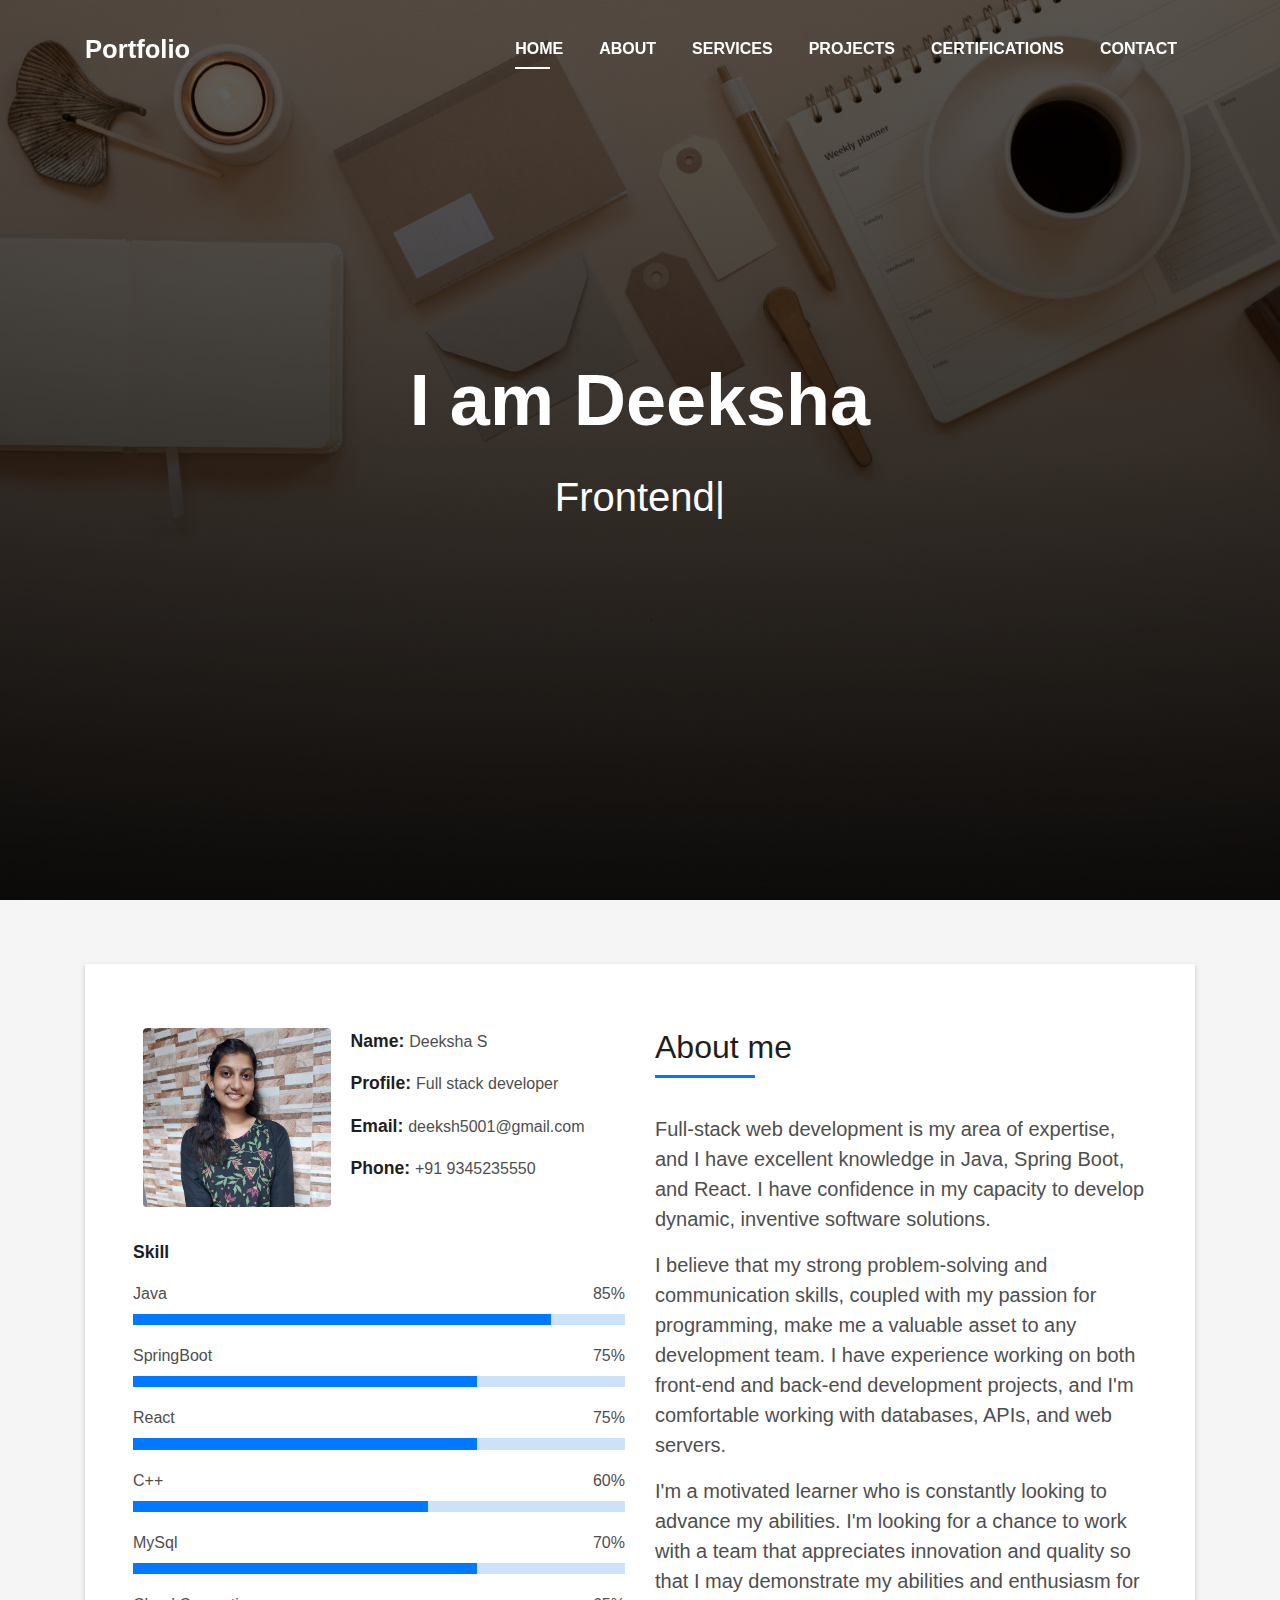
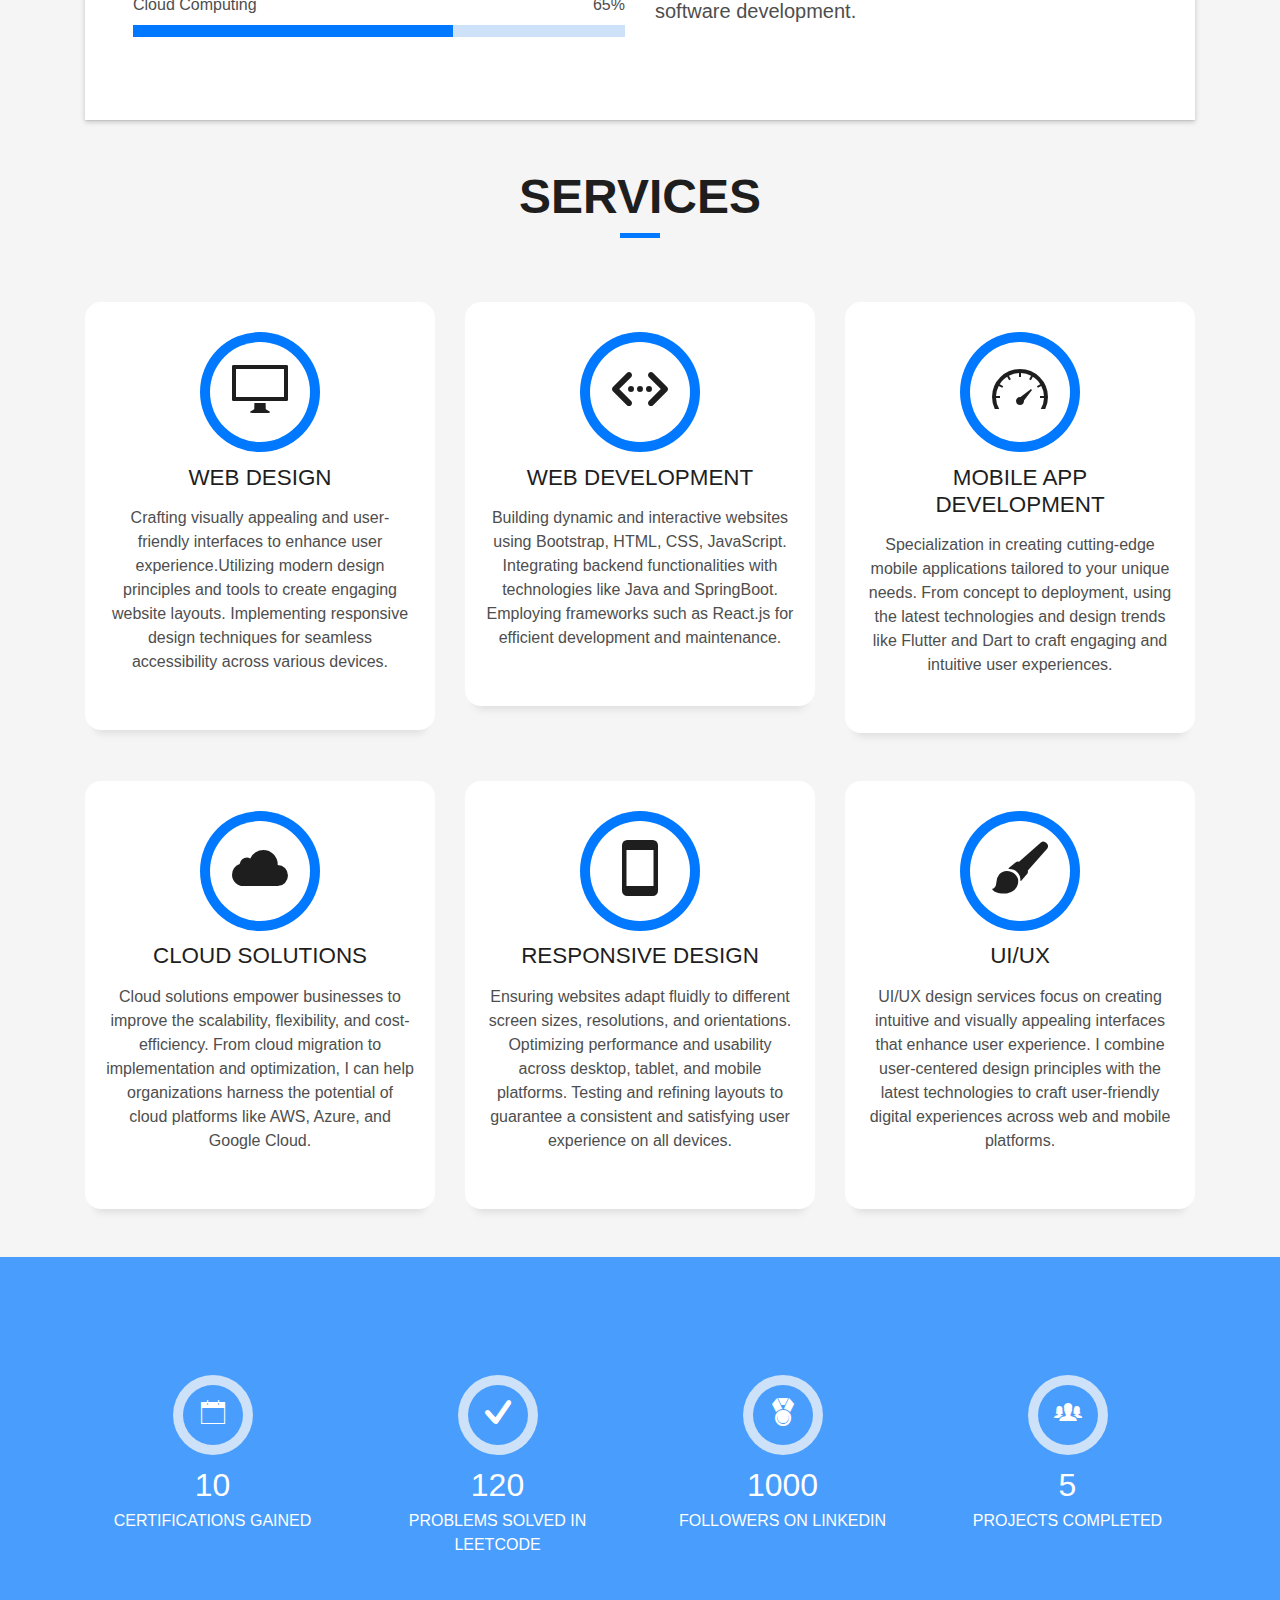
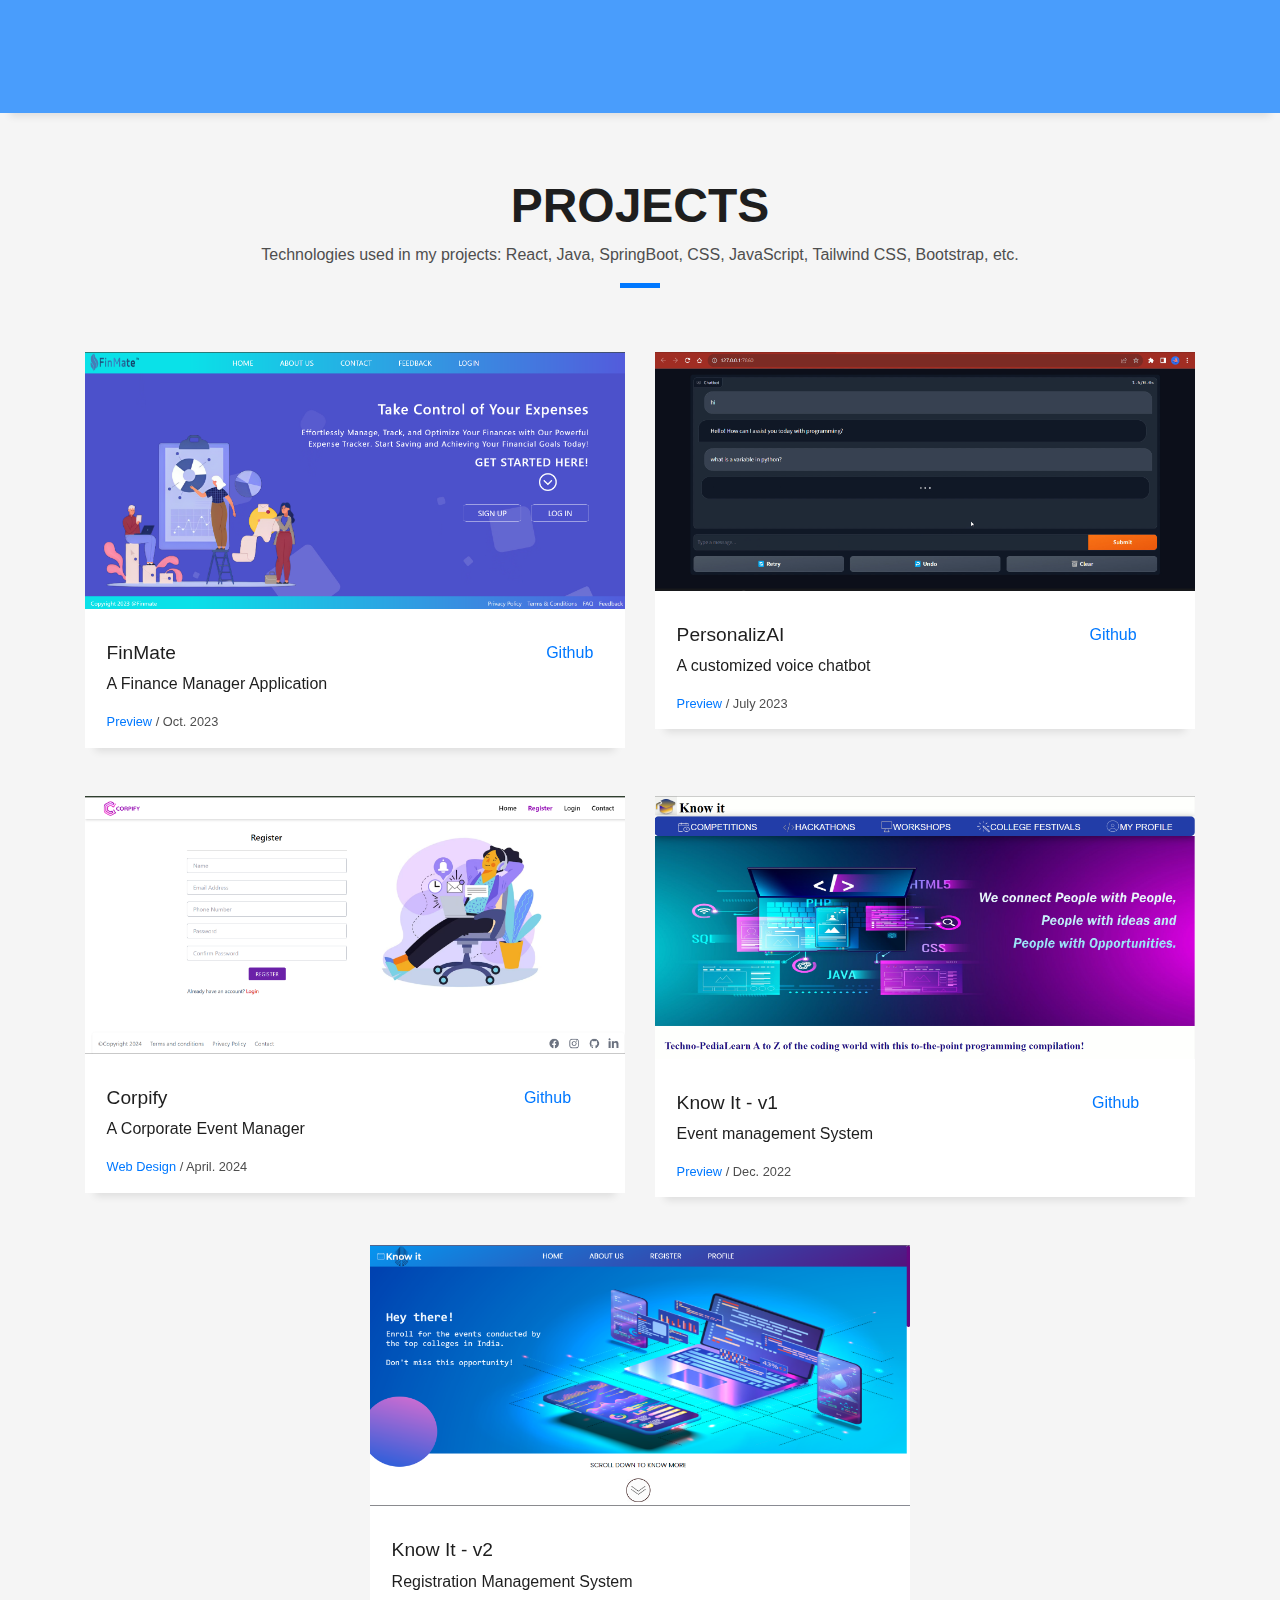
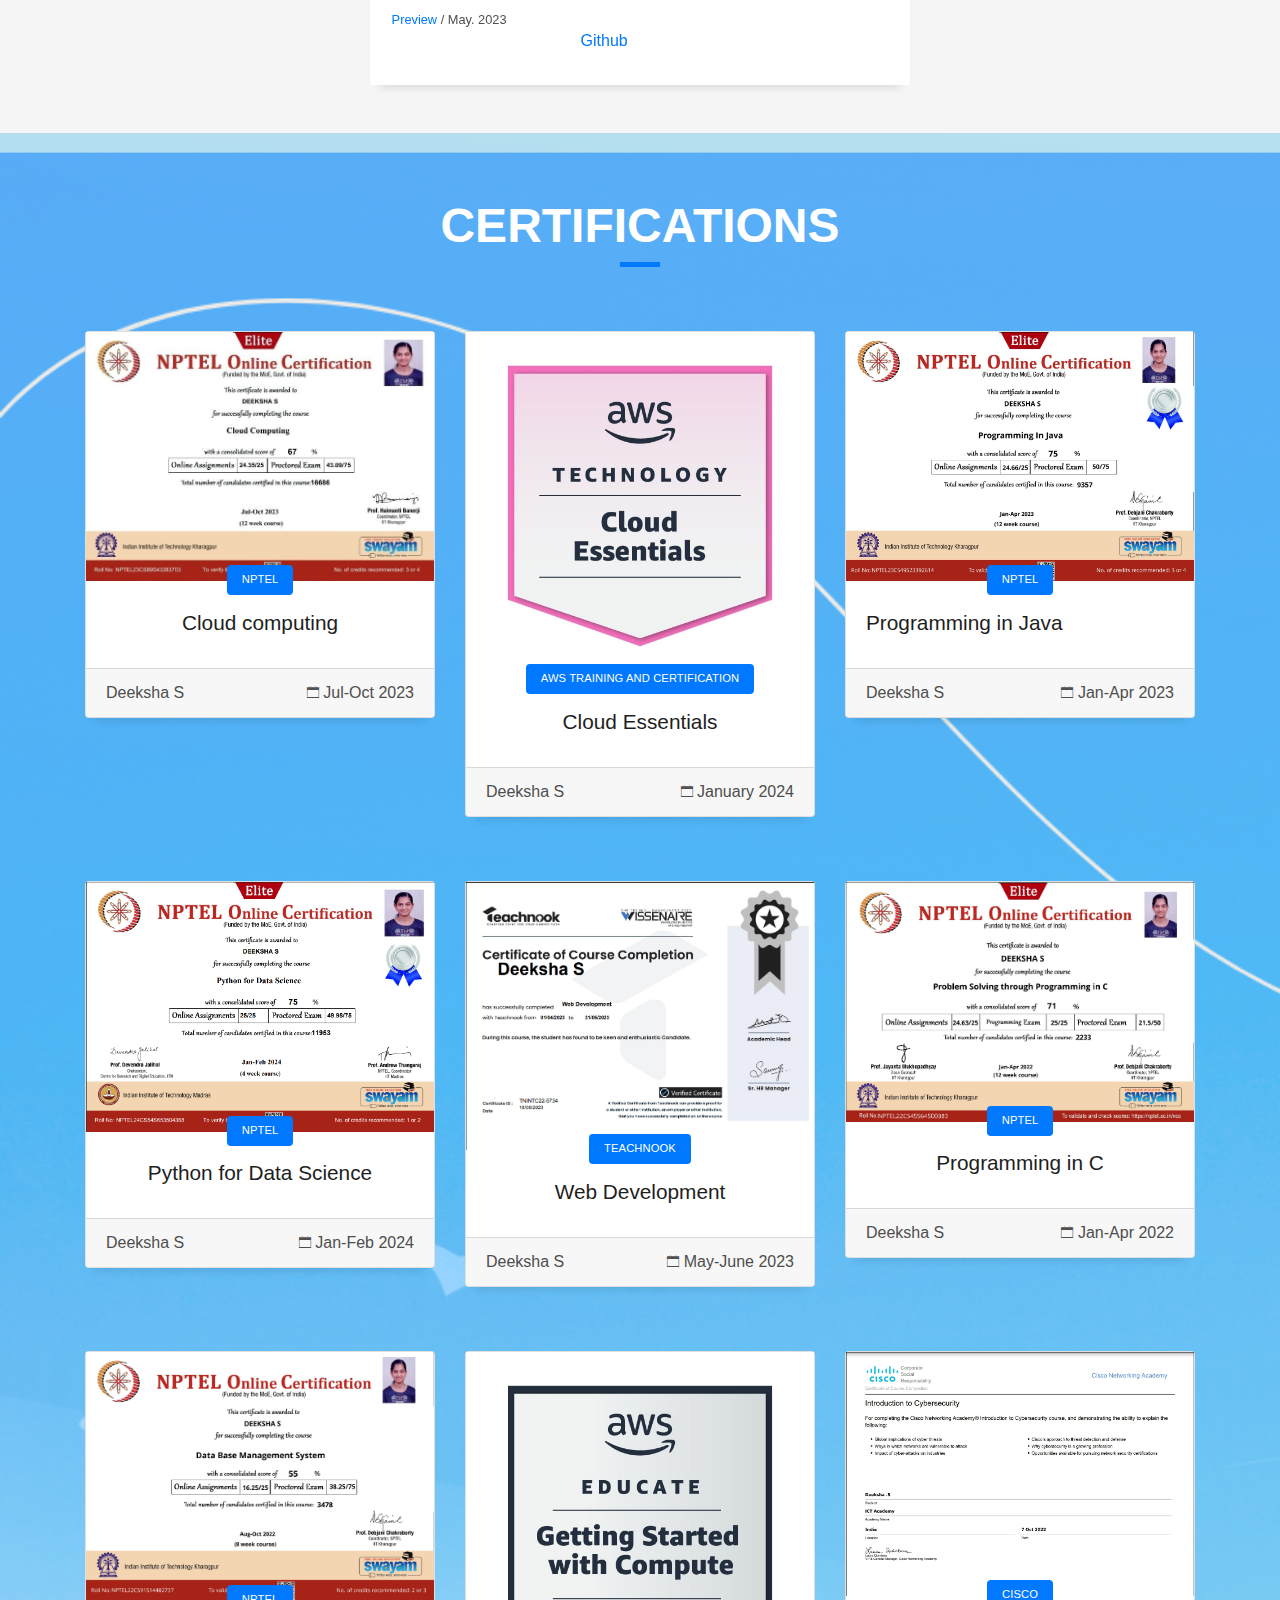
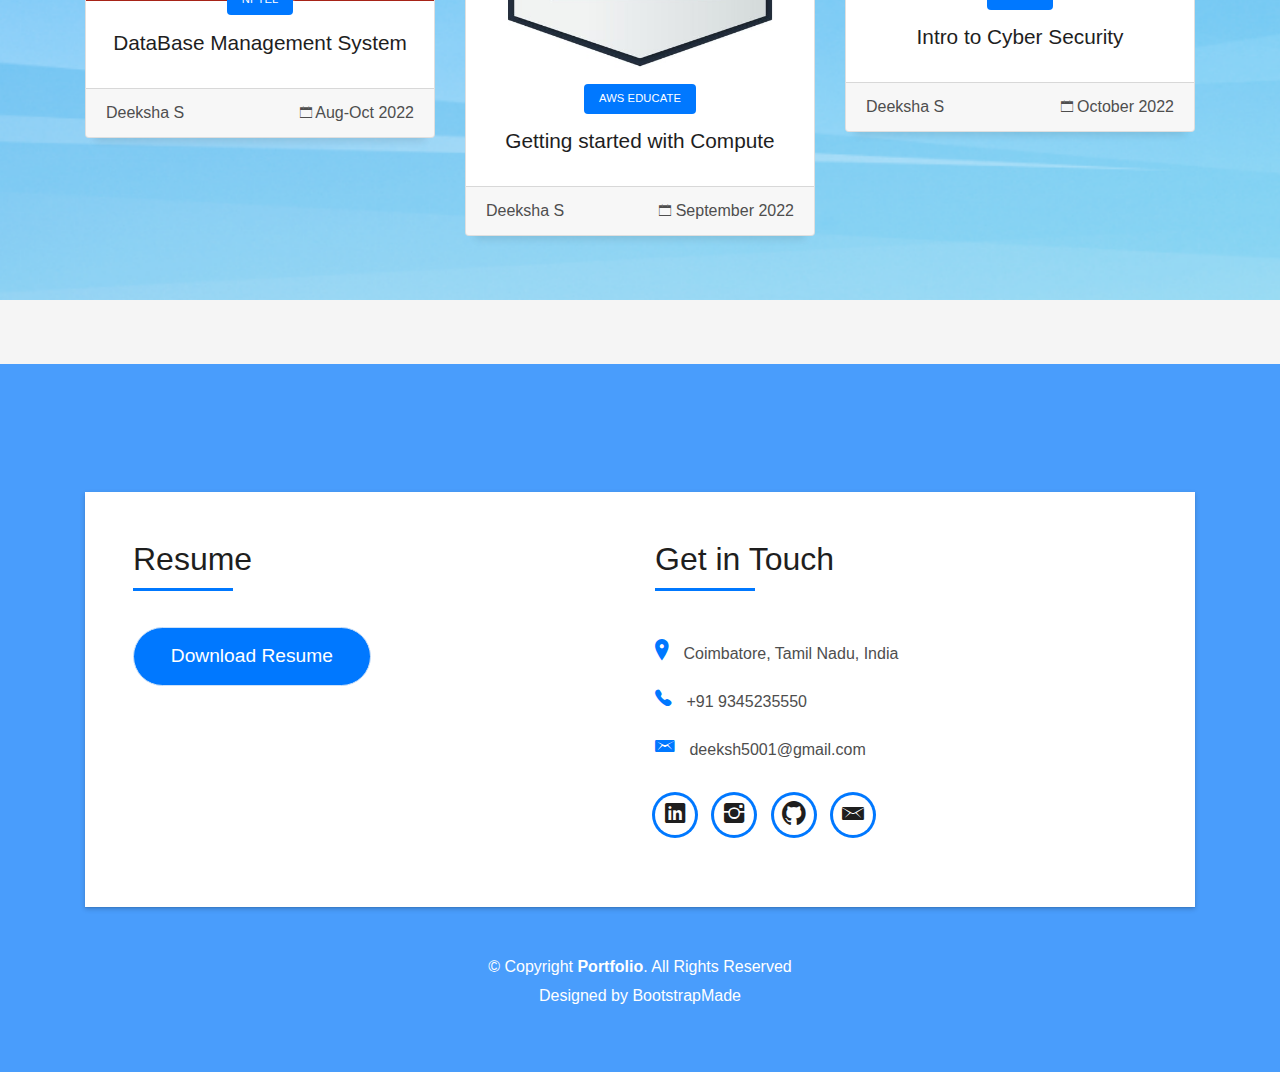
<file: index.html>
<!DOCTYPE html>
<html lang="en">
<head>
  <meta charset="utf-8">
  <title>Deeksha's Portfolio</title>
  <meta content="width=device-width, initial-scale=1.0" name="viewport">
  <meta content="" name="keywords">
  <meta content="" name="description">

  <!-- Favicons -->
  <link href="img/logo.png" rel="icon">
  <link href="img/logo.png" rel="apple-touch-icon">

  <!-- Bootstrap CSS File -->
  <link href="lib/bootstrap/css/bootstrap.min.css" rel="stylesheet">

  <!-- Libraries CSS Files -->
  <link href="lib/font-awesome/css/font-awesome.min.css" rel="stylesheet">
  <link href="lib/animate/animate.min.css" rel="stylesheet">
  <link href="lib/ionicons/css/ionicons.min.css" rel="stylesheet">
  <link href="lib/owlcarousel/assets/owl.carousel.min.css" rel="stylesheet">
  <link href="lib/lightbox/css/lightbox.min.css" rel="stylesheet">

  <!-- Main Stylesheet File -->
  <link href="css/style.css" rel="stylesheet">

  <!-- =======================================================
    Theme Name: DevFolio
    Theme URL: https://bootstrapmade.com/devfolio-bootstrap-portfolio-html-template/
    Author: BootstrapMade.com
    License: https://bootstrapmade.com/license/
  ======================================================= -->
</head>

<body id="page-top">

  <!--/ Nav Star /-->
  <nav class="navbar navbar-b navbar-trans navbar-expand-md fixed-top" id="mainNav">
    <div class="container">
      <a class="navbar-brand js-scroll" href="#page-top">Portfolio</a>
      <button class="navbar-toggler collapsed" type="button" data-toggle="collapse" data-target="#navbarDefault"
        aria-controls="navbarDefault" aria-expanded="false" aria-label="Toggle navigation">
        <span></span>
        <span></span>
        <span></span>
      </button>
      <div class="navbar-collapse collapse justify-content-end" id="navbarDefault">
        <ul class="navbar-nav">
          <li class="nav-item">
            <a class="nav-link js-scroll active" href="#home">Home</a>
          </li>
          <li class="nav-item">
            <a class="nav-link js-scroll" href="#about">About</a>
          </li>
          <li class="nav-item">
            <a class="nav-link js-scroll" href="#service">Services</a>
          </li>
          <li class="nav-item">
            <a class="nav-link js-scroll" href="#work">Projects</a>
          </li>
          <li class="nav-item">
            <a class="nav-link js-scroll" href="#blog">Certifications</a>
          </li>
          <li class="nav-item">
            <a class="nav-link js-scroll" href="#contact">Contact</a>
          </li>
        </ul>
      </div>
    </div>  
  </nav>
  <!--/ Nav End /-->

  <!--/ Intro Skew Star /-->
  <div id="home" class="intro route bg-image" style="background-image: url(img/intro.png)">
    <div class="overlay-itro"></div>
    <div class="intro-content display-table">
      <div class="table-cell">
        <div class="container">
          <!--<p class="display-6 color-d">Hello, world!</p>-->
          <h1 class="intro-title mb-4">I am Deeksha</h1>
          <p class="intro-subtitle"><span class="text-slider-items">Frontend Developer,Student,Backend Developer,Learner</span><strong class="text-slider"></strong></p>
          <!-- <p class="pt-3"><a class="btn btn-primary btn js-scroll px-4" href="#about" role="button">Learn More</a></p> -->
        </div>
      </div>
    </div>
  </div>
  <!--/ Intro Skew End /-->

  <section id="about" class="about-mf sect-pt4 route">
    <div class="container">
      <div class="row">
        <div class="col-sm-12">
          <div class="box-shadow-full">
            <div class="row">
              <div class="col-md-6">
                <div class="row">
                  <div class="col-sm-6 col-md-5">
                    <div class="about-img">
                      <img src="img/testimonial-2.jpg" class="img-fluid rounded b-shadow-a" alt="">
                    </div>
                  </div>
                  <div class="col-sm-6 col-md-7">
                    <div class="about-info">
                      <p><span class="title-s">Name: </span> <span>Deeksha S</span></p>
                      <p><span class="title-s">Profile: </span> <span>Full stack developer</span></p>
                      <p><span class="title-s">Email: </span> <span>deeksh5001@gmail.com</span></p>
                      <p><span class="title-s">Phone: </span> <span>+91 9345235550</span></p>
                    </div>
                  </div>
                </div>
                <div class="skill-mf">
                  <p class="title-s">Skill</p>
                  <span>Java</span> <span class="pull-right">85%</span>
                  <div class="progress">
                    <div class="progress-bar" role="progressbar" style="width: 85%;" aria-valuenow="85" aria-valuemin="0"
                      aria-valuemax="100"></div>
                  </div>
                  <span>SpringBoot</span> <span class="pull-right">75%</span>
                  <div class="progress">
                    <div class="progress-bar" role="progressbar" style="width: 70%" aria-valuenow="70" aria-valuemin="0"
                      aria-valuemax="100"></div>
                  </div>
                  <span>React</span> <span class="pull-right">75%</span>
                  <div class="progress">
                    <div class="progress-bar" role="progressbar" style="width: 70%" aria-valuenow="70" aria-valuemin="0"
                      aria-valuemax="100"></div>
                  </div>
                  <span>C++</span> <span class="pull-right">60%</span>
                  <div class="progress">
                    <div class="progress-bar" role="progressbar" style="width: 60%" aria-valuenow="60" aria-valuemin="0"
                      aria-valuemax="100"></div>
                  </div>
                  <span>MySql</span> <span class="pull-right">70%</span>
                  <div class="progress">
                    <div class="progress-bar" role="progressbar" style="width: 70%" aria-valuenow="70" aria-valuemin="0"
                      aria-valuemax="100"></div>
                  </div>
                  <span>Cloud Computing</span> <span class="pull-right">65%</span>
                  <div class="progress">
                    <div class="progress-bar" role="progressbar" style="width: 65%" aria-valuenow="65" aria-valuemin="0"
                      aria-valuemax="100"></div>
                  </div>
                </div>
              </div>
              <div class="col-md-6">
                <div class="about-me pt-4 pt-md-0">
                  <div class="title-box-2">
                    <h5 class="title-left">
                      About me
                    </h5>
                  </div>
                  <p class="lead">
                    Full-stack web development is my area of expertise, and I have excellent knowledge in Java, Spring Boot, and React. I have confidence in my capacity to develop dynamic, inventive software solutions. 
                  </p>
                  <p class="lead">
                    I believe that my strong problem-solving and communication skills, coupled with my passion for programming, make me a valuable asset to any development team. I have experience working on both front-end and back-end development projects, and I'm comfortable working with databases, APIs, and web servers.
                  </p>
                  <p class="lead">
                    I'm a motivated learner who is constantly looking to advance my abilities. I'm looking for a chance to work with a team that appreciates innovation and quality so that I may demonstrate my abilities and enthusiasm for software development.
                  </p>
                </div>
              </div>
            </div>
          </div>
        </div>
      </div>
    </div>
  </section>

  <!--/ Section Services Star /-->
  <section id="service" class="services-mf route">
    <div class="container">
      <div class="row">
        <div class="col-sm-12">
          <div class="title-box text-center">
            <h3 class="title-a">
              Services
            </h3>
            <div class="line-mf"></div>
          </div>
        </div>
      </div>
      <div class="row">
        <div class="col-md-4">
          <div class="service-box">
            <div class="service-ico">
              <span class="ico-circle"><i class="ion-monitor"></i></span>
            </div>
            <div class="service-content">
              <h2 class="s-title">Web Design</h2>
              <p class="s-description text-center">
                Crafting visually appealing and user-friendly interfaces to enhance user experience.Utilizing modern design principles and tools to create engaging website layouts.
                Implementing responsive design techniques for seamless accessibility across various devices.
              </p>
            </div>
          </div>
        </div>
        <div class="col-md-4">
          <div class="service-box">
            <div class="service-ico">
              <span class="ico-circle"><i class="ion-code-working"></i></span>
            </div>
            <div class="service-content">
              <h2 class="s-title">Web Development</h2>
              <p class="s-description text-center">
                Building dynamic and interactive websites using Bootstrap, HTML, CSS, JavaScript.
Integrating backend functionalities with technologies like Java and SpringBoot. Employing frameworks such as React.js for efficient development and maintenance.
              </p>
            </div>
          </div>
        </div>
        <div class="col-md-4">
          <div class="service-box">
            <div class="service-ico">
              <span class="ico-circle"><i class="ion-speedometer"></i></span>
            </div>
            <div class="service-content">
              <h2 class="s-title">Mobile App Development</h2>
              <p class="s-description text-center">
              Specialization in creating cutting-edge mobile applications tailored to your unique needs. From concept to deployment, using the latest technologies and design trends like Flutter and Dart to craft engaging and intuitive user experiences.
              </p>
            </div>
          </div>
        </div>
        
        <div class="col-md-4">
          <div class="service-box">
            <div class="service-ico">
              <span class="ico-circle"><i class="ion-cloud"></i></span>
            </div>
            <div class="service-content">
              <h2 class="s-title">Cloud Solutions</h2>
              <p class="s-description text-center">
                Cloud solutions empower businesses to improve the scalability, flexibility, and cost-efficiency. From cloud migration to implementation and optimization, I can help organizations harness the potential of cloud platforms like AWS, Azure, and Google Cloud.
              </p>
            </div>
          </div>
        </div>
        
        <div class="col-md-4">
          <div class="service-box">
            <div class="service-ico">
              <span class="ico-circle"><i class="ion-android-phone-portrait"></i></span>
            </div>
            <div class="service-content">
              <h2 class="s-title">Responsive Design</h2>
              <p class="s-description text-center">
                Ensuring websites adapt fluidly to different screen sizes, resolutions, and orientations.
Optimizing performance and usability across desktop, tablet, and mobile platforms.
Testing and refining layouts to guarantee a consistent and satisfying user experience on all devices.
              </p>
            </div>
          </div>
        </div>
        <div class="col-md-4">
          <div class="service-box">
            <div class="service-ico">
              <span class="ico-circle"><i class="ion-paintbrush"></i></span>
            </div>
            <div class="service-content">
              <h2 class="s-title">UI/UX </h2>
              <p class="s-description text-center">
                UI/UX design services focus on creating intuitive and visually appealing interfaces that enhance user experience. I combine user-centered design principles with the latest technologies to craft user-friendly digital experiences across web and mobile platforms.
              </p>
            </div>
          </div>
        </div>
        
      </div>
    </div>
  </section>
  <!--/ Section Services End /-->

  <div class="section-counter paralax-mf bg-image" style="background-image: url(img/counters-bg.jpg)">
    <div class="overlay-mf"></div>
    <div class="container">
      <div class="row">
        <div class="col-sm-3 col-lg-3">
          <div class="counter-box pt-4 pt-md-0">
            <div class="counter-ico">
              <span class="ico-circle"><i class="ion-ios-calendar-outline"></i></span>
            </div>
            <div class="counter-num">
              <p class="counter">10</p>
              <span class="counter-text">CERTIFICATIONS GAINED</span>
            </div>
          </div>
        </div>
        <div class="col-sm-3 col-lg-3">
          <div class="counter-box">
            <div class="counter-ico">
              <span class="ico-circle"><i class="ion-checkmark-round"></i></span>
            </div>
            <div class="counter-num">
              <p class="counter">120</p>
              <span class="counter-text">PROBLEMS SOLVED IN LEETCODE</span>
            </div>
          </div>
        </div>
        
        <div class="col-sm-3 col-lg-3">
          <div class="counter-box pt-4 pt-md-0">
            <div class="counter-ico">
              <span class="ico-circle"><i class="ion-ribbon-a"></i></span>
            </div>
            <div class="counter-num">
              <p class="counter">1000</p>
              <span class="counter-text">FOLLOWERS ON LINKEDIN</span>
            </div>
          </div>
        </div>
        <div class="col-sm-3 col-lg-3">
          <div class="counter-box pt-4 pt-md-0">
            <div class="counter-ico">
              <span class="ico-circle"><i class="ion-ios-people"></i></span>
            </div>
            <div class="counter-num">
              <p class="counter">5</p>
              <span class="counter-text">PROJECTS COMPLETED</span>
            </div>
          </div>
        </div>
      </div>
    </div>
  </div>

  <!--/ Section Portfolio Star /-->
  <section id="work" class="portfolio-mf sect-pt4 route">
    <div class="container">
      <div class="row">
        <div class="col-sm-12">
          <div class="title-box text-center">
            <h3 class="title-a">
              PROJECTS
            </h3>
            <p class="subtitle-a">Technologies used in my projects: React, Java, SpringBoot, CSS, JavaScript, Tailwind CSS, Bootstrap, etc.</p>
            <div class="line-mf"></div>
          </div>
        </div>
      </div>
      <div class="row">
        <div class="col-md-6">
          <div class="work-box">
            <a href="img/work-1.png" data-lightbox="gallery-mf">
              <div class="work-img">
                <img src="img/work-1.png" alt="" class="img-fluid">
              </div>
              <div class="work-content">
                <div class="row">
                  <div class="col-sm-12">
                    <h2 class="w-title">FinMate</h2>
                    <p>A Finance Manager Application</p>
                    <div class="w-more">
                      <span class="w-ctegory">Preview</span> / <span class="w-date">Oct. 2023</span>
                    </div>
                  </div>
                  <div class="col-sm-6">
                    <a href="https://github.com/deeksh5001/Finance" target="_blank">
                    <div class="w-like">
                      <span><p class="subtitle" style="font-size: medium;">Github</p></span>
                    </div>
                  </a>
                  </div>
                </div>
              </div>
            </a>
          </div>
        </div>
        <div class="col-md-6">
          <div class="work-box">
            <a href="img/work-2.png" data-lightbox="gallery-mf">
              <div class="work-img">
                <img src="img/work-2.png" alt="" class="img-fluid">
              </div>
              <div class="work-content">
                <div class="row">
                  <div class="col-md-12">
                    <h2 class="w-title">PersonalizAI </h2>
                    <p> A customized voice chatbot</p>
                    <div class="w-more">
                      <span class="w-ctegory">Preview</span> / <span class="w-date">July 2023</span>
                    </div>
                  </div>
                  <div class="col-md-6">
                    <a href="https://github.com/deeksh5001/PersonalizAI" target="_blank">
                      <div class="w-like">
                        <span><p class="subtitle" style="font-size: medium;">Github</p></span>
                      </div>
                    </a>
                  </div>
                </div>
              </div>
            </a>
          </div>
        </div>
        <div class="col-md-6">
          <div class="work-box">
            <a href="img/work-3.png" data-lightbox="gallery-mf">
              <div class="work-img">
                <img src="img/work-3.png" alt="" class="img-fluid">
              </div>
              <div class="work-content">
                <div class="row">
                  <div class="col-md-12">
                    <h2 class="w-title">Corpify</h2>
                    <p> A Corporate Event Manager</p>
                    <div class="w-more">
                      <span class="w-ctegory">Web Design</span> / <span class="w-date">April. 2024</span>
                    </div>
                  </div>
                  <div class="col-md-6">
                    <a href="https://github.com/deeksh5001/Advanced_App_Dev" target="_blank">
                    <div class="w-like">
                      <span><p class="subtitle" style="font-size: medium;">Github</p></span>
                    </div>
                  </a>
                  </div>
                </div>
              </div>
            </a>
          </div>
        </div>
        <div class="col-md-6">
          <div class="work-box">
            <a href="img/work-4.png" data-lightbox="gallery-mf">
              <div class="work-img">
                <img src="img/work-4.png" alt="" class="img-fluid">
              </div>
              <div class="work-content">
                <div class="row">
                  <div class="col-sm-12">
                    <h2 class="w-title">Know It - v1</h2>
                    <p>Event management System</p>
                    <div class="w-more">
                      <span class="w-ctegory">Preview</span> / <span class="w-date">Dec. 2022</span>
                    </div>
                  </div>
                  <div class="col-md-6">
                    <a href="https://github.com/deeksh5001/Know-IT-Figma-Pro/tree/main/KnowIt%20-%20Github" target="_blank">
                    <div class="w-like">
                      <span><p class="subtitle" style="font-size: medium;">Github</p></span>
                    </div>
                  </a>
                  </div>
                </div>
              </div>
            </a>
          </div>
        </div>
        <div class="col-md-6 offset-md-3">
          <div class="work-box">
            <a href="img/work-5.png" data-lightbox="gallery-mf">
              <div class="work-img">
                <img src="img/work-5.png" alt="" class="img-fluid">
              </div>
              <div class="work-content">
                <div class="row">
                  <div class="col-sm-12 ">
                    <h2 class="w-title">Know It - v2</h2>
                    <p>Registration Management System</p>
                    <div class="w-more">
                      <span class="w-ctegory">Preview</span> / <span class="w-date">May. 2023</span>
                    </div>
                  </div>
                  <div class="col-md-6">
                    <a href="https://github.com/deeksh5001/Registration-Management" target="_blank">
                    <div class="w-like">
                      <span><p class="subtitle" style="font-size: medium;">Github</p></span>
                    </div>
                  </a>
                  </div>
                </div>
              </div>
            </a>
          </div>
        </div>
        
        
      </div>
    </div>
  </section>
  <!--/ Section Portfolio End /-->

  

  <!--/ Section Blog Star /-->
  <section id="blog" class="blog-mf sect-pt4 route" style="background-image: url(img/overlay-bg.png); background-size: cover;">
    <div class="container">
      <div class="row">
        <div class="col-sm-12">
          <div class="title-box text-center">
            <h3 class="title-a" style="color: white;">
              CERTIFICATIONS
            </h3>
            <div class="line-mf"></div>
          </div>
        </div>
      </div>
      <div class="row">
        <div class="col-md-4 mb-3">
          <div class="card card-blog">
            <div class="card-img">
              <img src="img/post-1.jpg" alt="" class="img-fluid">
            </div>
            <div class="card-body">
              <div class="card-category-box">
                <div class="card-category">
                  <h6 class="category">NPTEL</h6>
                </div>
              </div>
              <h3 class="card-title text-center">Cloud computing</h3>
              
            </div>
            <div class="card-footer">
              <div class="post-author">
                  <span class="author">Deeksha S</span>
              </div>
              <div class="post-date">
                <span class="ion-ios-calendar-outline"></span> Jul-Oct 2023
              </div>
            </div>
          </div>
        </div>
        <div class="col-md-4 mb-3">
          <div class="card card-blog">
            <div class="card-img">
              <img src="img/post-2.jpg" alt="" class="img-fluid">
            </div>
            <div class="card-body">
              <div class="card-category-box">
                <div class="card-category">
                  <h6 class="category">AWS Training and Certification</h6>
                </div>
              </div>
              <h3 class="card-title text-center">Cloud Essentials</h3>
              
            </div>
            <div class="card-footer">
              <div class="post-author">
                                 
                  <span class="author">Deeksha S</span>
                
              </div>
              <div class="post-date">
                <span class="ion-ios-calendar-outline"></span> January 2024
              </div>
            </div>
          </div>
        </div>
        <div class="col-md-4 mb-3">
          <div class="card card-blog">
            <div class="card-img">
              <img src="img/post-3.jpg" alt="" class="img-fluid">
            </div>
            <div class="card-body">
              <div class="card-category-box">
                <div class="card-category">
                  <h6 class="category">NPTEL</h6>
                </div>
              </div>
              <h3 class="card-title">Programming in Java</h3>
              
            </div>
            <div class="card-footer">
              <div class="post-author">
                <span class="author">Deeksha S</span>
              </div>
              <div class="post-date">
                <span class="ion-ios-calendar-outline"></span> Jan-Apr 2023
              </div>
            </div>
          </div>
        </div>
      </div>
    
      <div class="row">
        <div class="col-md-4 mb-3">
          <div class="card card-blog">
            <div class="card-img">
              <img src="img/post-4.png" alt="" class="img-fluid">
            </div>
            <div class="card-body">
              <div class="card-category-box">
                <div class="card-category">
                  <h6 class="category">NPTEL</h6>
                </div>
              </div>
              <h3 class="card-title text-center">Python for Data Science</h3>
              
            </div>
            <div class="card-footer">
              <div class="post-author">
                  <span class="author">Deeksha S</span>
              </div>
              <div class="post-date">
                <span class="ion-ios-calendar-outline"></span> Jan-Feb 2024
              </div>
            </div>
          </div>
        </div>
        <div class="col-md-4 mb-3">
          <div class="card card-blog">
            <div class="card-img">
              <img src="img/post-5.png" alt="" class="img-fluid">
            </div>
            <div class="card-body">
              <div class="card-category-box">
                <div class="card-category">
                  <h6 class="category">Teachnook</h6>
                </div>
              </div>
              <h3 class="card-title text-center">Web Development</h3>
              
            </div>
            <div class="card-footer">
              <div class="post-author">
                             
                  <span class="author">Deeksha S</span>
                
              </div>
              <div class="post-date">
                <span class="ion-ios-calendar-outline"></span> May-June 2023
              </div>
            </div>
          </div>
        </div>
        <div class="col-md-4 mb-3">
          <div class="card card-blog">
            <div class="card-img">
              <img src="img/post-6.jpg" alt="" class="img-fluid">
            </div>
            <div class="card-body">
              <div class="card-category-box">
                <div class="card-category">
                  <h6 class="category">NPTEL</h6>
                </div>
              </div>
              <h3 class="card-title text-center">Programming in C</h3>
              
            </div>
            <div class="card-footer">
              <div class="post-author">
                
                  <span class="author">Deeksha S</span>
                
              </div>
              <div class="post-date">
                <span class="ion-ios-calendar-outline"></span> Jan-Apr 2022
              </div>
            </div>
          </div>
        </div>
      </div>
      <div class="row">
        <div class="col-md-4 mb-3">
          <div class="card card-blog">
            <div class="card-img">
              <img src="img/post-7.jpg" alt="" class="img-fluid">
            </div>
            <div class="card-body">
              <div class="card-category-box">
                <div class="card-category">
                  <h6 class="category">NPTEL</h6>
                </div>
              </div>
              <h3 class="card-title text-center">DataBase Management System</h3>
              
            </div>
            <div class="card-footer">
              <div class="post-author">
               
                  <span class="author">Deeksha S</span>
              </div>
              <div class="post-date">
                <span class="ion-ios-calendar-outline"></span> Aug-Oct 2022
              </div>
            </div>
          </div>
        </div>
        <div class="col-md-4 mb-3">
          <div class="card card-blog">
            <div class="card-img">
              <img src="img/post-9.jpg" alt="" class="img-fluid">
            </div>
            <div class="card-body">
              <div class="card-category-box">
                <div class="card-category">
                  <h6 class="category">AWS Educate</h6>
                </div>
              </div>
              <h3 class="card-title text-center">Getting started with Compute</h3>
              
            </div>
            <div class="card-footer">
              <div class="post-author">
                
                <span class="author">Deeksha S</span>
                
              </div>
              <div class="post-date">
                <span class="ion-ios-calendar-outline"></span> September 2022
              </div>
            </div>
          </div>
        </div>
        <div class="col-md-4 mb-2">
          <div class="card card-blog">
            <div class="card-img">
              <img src="img/post-8.jpg" alt="" class="img-fluid">
            </div>
            <div class="card-body">
              <div class="card-category-box">
                <div class="card-category">
                  <h6 class="category">Cisco</h6>
                </div>
              </div>
              <h3 class="card-title text-center">Intro to Cyber Security</h3>
            </div>
            <div class="card-footer">
              <div class="post-author">
                             
                  <span class="author">Deeksha S</span>
                
              </div>
              <div class="post-date">
                <span class="ion-ios-calendar-outline"></span> October 2022
              </div>
            </div>
          </div>
        </div>
      </div>
    </div>
  </section>
  <!--/ Section Blog End /-->

  <!--/ Section Contact-Footer Star /-->
  <section class="paralax-mf footer-paralax sect-mt4 route" >
    <div class="overlay-mf"></div>
    <div class="container">
      <div class="row" >
        <div class="col-sm-12">
          <div class="contact-mf">
            <div id="contact" class="box-shadow-full">
              <div class="row" >
                <div class="col-md-6">
                  <div class="title-box-2">
                    <h5 class="title-left">
                     Resume
                    </h5>
                  </div>
                  <div>
                    <a href="https://drive.google.com/file/d/1Xyt3bxFEPm24e7Lam6YSfyUD0N_VUUmn/view?usp=sharing" target="_blank" download="Deeksha_Resume.pdf">
                      <button type="button" class="button button-a button-big button-rouded">Download Resume</button></a>
                  </div>
                </div>
                <div class="col-md-6">
                  <div class="title-box-2 pt-4 pt-md-0">
                    <h5 class="title-left">
                      Get in Touch
                    </h5>
                  </div>
                  <div class="more-info">
                    
                    <ul class="list-ico">
                      <li><span class="ion-ios-location" style="font-size: 24px;"></span> Coimbatore, Tamil Nadu, India</li>
                      <li><span class="ion-ios-telephone" style="font-size: 24px;"></span> +91 9345235550</li>
                      <li><span class="ion-email" style="font-size: 24px;"></span> deeksh5001@gmail.com</li>
                    </ul>
                  </div>
                  <div class="socials">
                    <ul>
                      <li><a href="https://www.linkedin.com/in/deeksha-s-965068228/" target="_blank"><span class="ico-circle"><i class="ion-social-linkedin"></i></span></a></li>
                      <li><a href="https://www.instagram.com/stargazer5001/" target="_blank"><span class="ico-circle"><i class="ion-social-instagram"></i></span></a></li>
                      <li><a href="https://github.com/deeksh5001/" target="_blank"><span class="ico-circle"><i class="ion-social-github"></i></span></a></li>
                      <li><a href="mailto:deeksh5001@gmail.com" ><span class="ico-circle"><i class="ion-email"></i></span></a></li>
                    </ul>
                  </div>
                </div>
              </div>
            </div>
          </div>
        </div>
      </div>
    </div>
    <footer>
      <div class="container">
        <div class="row">
          <div class="col-sm-12">
            <div class="copyright-box">
              <p class="copyright">&copy; Copyright <strong>Portfolio</strong>. All Rights Reserved</p>
              <div class="credits">
                <!--
                  All the links in the footer should remain intact.
                  You can delete the links only if you purchased the pro version.
                  Licensing information: https://bootstrapmade.com/license/
                  Purchase the pro version with working PHP/AJAX contact form: https://bootstrapmade.com/buy/?theme=DevFolio
                -->
                Designed by <a href="https://bootstrapmade.com/">BootstrapMade</a>
              </div>
            </div>
          </div>
        </div>
      </div>
    </footer>
  </section>
  <!--/ Section Contact-footer End /-->

  <a href="#" class="back-to-top"><i class="fa fa-chevron-up"></i></a>
  <div id="preloader"></div>

  <!-- JavaScript Libraries -->
  <script src="lib/jquery/jquery.min.js"></script>
  <script src="lib/jquery/jquery-migrate.min.js"></script>
  <script src="lib/popper/popper.min.js"></script>
  <script src="lib/bootstrap/js/bootstrap.min.js"></script>
  <script src="lib/easing/easing.min.js"></script>
  <script src="lib/counterup/jquery.waypoints.min.js"></script>
  <script src="lib/counterup/jquery.counterup.js"></script>
  <script src="lib/owlcarousel/owl.carousel.min.js"></script>
  <script src="lib/lightbox/js/lightbox.min.js"></script>
  <script src="lib/typed/typed.min.js"></script>
  <!-- Contact Form JavaScript File -->
  <script src="contactform/contactform.js"></script>

  <!-- Template Main Javascript File -->
  <script src="js/main.js"></script>

</body>
</html>
</file>
<file: css/style.css>
/*
  Theme Name: DevFolio
  Theme URL: https://bootstrapmade.com/devfolio-bootstrap-portfolio-html-template/
  Author: BootstrapMade.com
  License: https://bootstrapmade.com/license/
*/

/*======================================
//--//-->   STYLES GENERALES
======================================*/

body {
  background-color: #f5f5f5;
  color: #4e4e4e;
}

h1,
h2,
h3,
h4,
h5,
h6 {
  color: #1e1e1e;
}

a {
  color: #1e1e1e;
  transition: all 0.5s ease-in-out;
}

a:hover {
  color: #0078ff;
  text-decoration: none;
  transition: all 0.5s ease-in-out;
}

.p-r {
  position: relative;
}

.color-a {
  color: #0078ff;
}

.color-d {
  color: #f5f5f5;
}

.color-text-a {
  color: #4e4e4e;
}

.box-shadow,
.paralax-mf,
.service-box,
.work-box,
.card-blog {
  box-shadow: 0 13px 8px -10px rgba(0, 0, 0, 0.1);
}

.box-shadow-a,
.button:hover {
  box-shadow: 0 0 0 4px #cde1f8;
}

.display-5 {
  font-size: 2.5rem;
  font-weight: 300;
  line-height: 1.1;
}

.display-6 {
  font-size: 2rem;
  font-weight: 300;
  line-height: 1.1;
}

.avatar {
  width: 32px;
  height: 32px;
  margin-right: 4px;
  overflow: hidden;
}

.bg-image {
  background-repeat: no-repeat;
  background-attachment: fixed;
  background-size: cover;
  background-position: center center;
}

.overlay-mf {
  background-color: #0078ff;
}

.overlay-mf {
  position: absolute;
  top: 0;
  left: 0px;
  padding: 0;
  height: 100%;
  width: 100%;
  opacity: .7;
}

.paralax-mf {
  position: relative;
  padding: 8rem 0;
}

.display-table {
  width: 100%;
  height: 100%;
  display: table;
}

.table-cell {
  display: table-cell;
  vertical-align: middle;
}

/*--/ Sections /--*/

.sect-4 {
  padding: 4rem 0;
}

.sect-pt4 {
  padding-top: 4rem;
}

.sect-mt4 {
  margin-top: 4rem;
}

/*--/ Title s /--*/

.title-s {
  font-weight: 600;
  color: #1e1e1e;
  font-size: 1.1rem;
}

/*--/ Title A /--*/

.title-box {
  margin-bottom: 4rem;
}

.title-a {
  font-size: 3rem;
  font-weight: bold;
  text-transform: uppercase;
}

.subtitle-a {
  color: #4e4e4e;
}

.line-mf {
  width: 40px;
  height: 5px;
  background-color: #0078ff;
  margin: 0 auto;
}

/*--/ Title Left /--*/

.title-box-2 {
  margin-bottom: 3rem;
}

.title-left {
  font-size: 2rem;
  position: relative;
}

.title-left:before {
  content: '';
  position: absolute;
  height: 3px;
  background-color: #0078ff;
  width: 100px;
  bottom: -12px;
}

/*------/ Box /------*/

.box-pl2 {
  padding-left: 2rem;
}

.box-shadow-full {
  padding: 3rem 1.25rem;
  position: relative;
  background-color: #fff;
  margin-bottom: 3rem;
  z-index: 2;
  box-shadow: 0 1px 1px 0 rgba(0, 0, 0, 0.06), 0 2px 5px 0 rgba(0, 0, 0, 0.2);
}

/*------/ Socials /------*/

.socials {
  padding: 1.5rem 0;
}

.socials ul li {
  display: inline-block;
}

.socials .ico-circle {
  height: 40px;
  width: 40px;
  font-size: 1.7rem;
  border-radius: 50%;
  line-height: 1.4;
  margin: 0 15px 0 0;
  box-shadow: 0 0 0 3px #0078ff;
  transition: all 500ms ease;
}

.socials .ico-circle:hover {
  background-color: #0078ff;
  color: #fff;
  box-shadow: 0 0 0 3px #cde1f8;
  transition: all 500ms ease;
}

/*------/ Ul resect /------*/

.ul-resect,
.socials ul,
.list-ico,
.blog-wrapper .post-meta ul,
.box-comments .list-comments,
.widget-sidebar .list-sidebar,
.widget-tags ul {
  list-style: none;
  padding-left: 0;
  margin-bottom: 0;
}

.list-ico {
  line-height: 2;
}

.list-ico span {
  color: #0078ff;
  margin-right: 10px;
}

/*------/ Ico Circle /------*/

.ico-circle {
  height: 100px;
  width: 100px;
  font-size: 2rem;
  border-radius: 50%;
  line-height: 1.55;
  margin: 0 auto;
  text-align: center;
  box-shadow: 0 0 0 10px #0078ff;
  display: block;
}

/*------/ Owl Carousel /------*/

.owl-theme .owl-dots {
  text-align: center;
  margin-top: 18px;
}

.owl-theme .owl-dots .owl-dot {
  display: inline-block;
}

.owl-theme .owl-dots .owl-dot span {
  width: 18px;
  height: 7px;
  margin: 5px 5px;
  background: #cde1f8;
  border: 0px solid #cde1f8;
  display: block;
  transition: all 0.6s ease-in-out;
  cursor: pointer;
}

.owl-theme .owl-dots .owl-dot:hover span {
  background-color: #cde1f8;
}

.owl-theme .owl-dots .owl-dot.active span {
  background-color: #1B1B1B;
  width: 25px;
}

/*--/ Scrolltop s /--*/

.scrolltop-mf {
  position: relative;
  display: none;
}

.scrolltop-mf span {
  z-index: 999;
  position: fixed;
  width: 42px;
  height: 42px;
  background-color: #0078ff;
  opacity: .7;
  font-size: 1.6rem;
  line-height: 1.5;
  text-align: center;
  color: #fff;
  top: auto;
  left: auto;
  right: 30px;
  bottom: 50px;
  cursor: pointer;
  border-radius: 50%;
}

/* Back to top button */

.back-to-top {
  position: fixed;
  display: none;
  background: #0078ff;
  color: #fff;
  width: 44px;
  height: 44px;
  text-align: center;
  line-height: 1;
  font-size: 16px;
  border-radius: 50%;
  right: 15px;
  bottom: 15px;
  transition: background 0.5s;
  z-index: 11;
}

.back-to-top i {
  padding-top: 12px;
  color: #fff;
}

/* Prelaoder */

#preloader {
  position: fixed;
  top: 0;
  left: 0;
  right: 0;
  bottom: 0;
  z-index: 9999;
  overflow: hidden;
  background: #fff;
}

#preloader:before {
  content: "";
  position: fixed;
  top: calc(50% - 30px);
  left: calc(50% - 30px);
  border: 6px solid #f2f2f2;
  border-top: 6px solid #0078ff;
  border-radius: 50%;
  width: 60px;
  height: 60px;
  -webkit-animation: animate-preloader 1s linear infinite;
  animation: animate-preloader 1s linear infinite;
}

@-webkit-keyframes animate-preloader {
  0% {
    -webkit-transform: rotate(0deg);
    transform: rotate(0deg);
  }

  100% {
    -webkit-transform: rotate(360deg);
    transform: rotate(360deg);
  }
}

@keyframes animate-preloader {
  0% {
    -webkit-transform: rotate(0deg);
    transform: rotate(0deg);
  }

  100% {
    -webkit-transform: rotate(360deg);
    transform: rotate(360deg);
  }
}

/*======================================
//--//-->   NAVBAR
======================================*/

.navbar-b {
  transition: all .5s ease-in-out;
  background-color: transparent;
  padding-top: 1.563rem;
  padding-bottom: 1.563rem;
}

.navbar-b.navbar-reduce {
  box-shadow: 0px 6px 9px 0px rgba(0, 0, 0, 0.06);
}

.navbar-b.navbar-trans .nav-item,
.navbar-b.navbar-reduce .nav-item {
  position: relative;
  padding-right: 10px;
  padding-left: 0;
}

.navbar-b.navbar-trans .nav-link,
.navbar-b.navbar-reduce .nav-link {
  color: #fff;
  text-transform: uppercase;
  font-weight: 600;
}

.navbar-b.navbar-trans .nav-link:before,
.navbar-b.navbar-reduce .nav-link:before {
  content: '';
  position: absolute;
  margin-left: 0px;
  width: 0%;
  bottom: 0;
  left: 0;
  height: 2px;
  transition: all 500ms ease;
}

.navbar-b.navbar-trans .nav-link:hover,
.navbar-b.navbar-reduce .nav-link:hover {
  color: #1B1B1B;
}

.navbar-b.navbar-trans .nav-link:hover:before,
.navbar-b.navbar-reduce .nav-link:hover:before {
  width: 35px;
}

.navbar-b.navbar-trans .show > .nav-link:before,
.navbar-b.navbar-trans .active > .nav-link:before,
.navbar-b.navbar-trans .nav-link.show:before,
.navbar-b.navbar-trans .nav-link.active:before,
.navbar-b.navbar-reduce .show > .nav-link:before,
.navbar-b.navbar-reduce .active > .nav-link:before,
.navbar-b.navbar-reduce .nav-link.show:before,
.navbar-b.navbar-reduce .nav-link.active:before {
  width: 35px;
}

.navbar-b.navbar-trans .nav-link:before {
  background-color: #fff;
}

.navbar-b.navbar-trans .nav-link:hover {
  color: #fff;
}

.navbar-b.navbar-trans .show > .nav-link,
.navbar-b.navbar-trans .active > .nav-link,
.navbar-b.navbar-trans .nav-link.show,
.navbar-b.navbar-trans .nav-link.active {
  color: #fff;
}

.navbar-b.navbar-reduce {
  transition: all .5s ease-in-out;
  background-color: #fff;
  padding-top: 15px;
  padding-bottom: 15px;
}

.navbar-b.navbar-reduce .nav-link {
  color: #0078ff;
}

.navbar-b.navbar-reduce .nav-link:before {
  background-color: #0078ff;
}

.navbar-b.navbar-reduce .nav-link:hover {
  color: #0078ff;
}

.navbar-b.navbar-reduce .show > .nav-link,
.navbar-b.navbar-reduce .active > .nav-link,
.navbar-b.navbar-reduce .nav-link.show,
.navbar-b.navbar-reduce .nav-link.active {
  color: #0078ff;
}

.navbar-b.navbar-reduce .navbar-brand {
  color: #0078ff;
}

.navbar-b.navbar-reduce .navbar-toggler span {
  background-color: #1B1B1B;
}

.navbar-b .navbar-brand {
  color: #fff;
  font-size: 1.6rem;
  font-weight: 600;
}

.navbar-b .navbar-nav .dropdown-item.show .dropdown-menu,
.navbar-b .dropdown.show .dropdown-menu,
.navbar-b .dropdown-btn.show .dropdown-menu {
  -webkit-transform: translate3d(0px, 0px, 0px);
  transform: translate3d(0px, 0px, 0px);
  visibility: visible !important;
}

.navbar-b .dropdown-menu {
  margin: 1.12rem 0 0;
  border-radius: 0;
}

.navbar-b .dropdown-menu .dropdown-item {
  padding: .7rem 1.7rem;
  transition: all 500ms ease;
}

.navbar-b .dropdown-menu .dropdown-item:hover {
  background-color: #0078ff;
  color: #fff;
  transition: all 500ms ease;
}

.navbar-b .dropdown-menu .dropdown-item.active {
  background-color: #0078ff;
}

/*--/ Hamburger Navbar /--*/

.navbar-toggler {
  position: relative;
}

.navbar-toggler:focus,
.navbar-toggler:active {
  outline: 0;
}

.navbar-toggler span {
  display: block;
  background-color: #fff;
  height: 3px;
  width: 25px;
  margin-top: 4px;
  margin-bottom: 4px;
  -webkit-transform: rotate(0deg);
  transform: rotate(0deg);
  left: 0;
  opacity: 1;
}

.navbar-toggler span:nth-child(1),
.navbar-toggler span:nth-child(3) {
  transition: -webkit-transform .35s ease-in-out;
  transition: transform .35s ease-in-out;
  transition: transform .35s ease-in-out, -webkit-transform .35s ease-in-out;
}

.navbar-toggler:not(.collapsed) span:nth-child(1) {
  position: absolute;
  left: 12px;
  top: 10px;
  -webkit-transform: rotate(135deg);
  transform: rotate(135deg);
  opacity: 0.9;
}

.navbar-toggler:not(.collapsed) span:nth-child(2) {
  height: 12px;
  visibility: hidden;
  background-color: transparent;
}

.navbar-toggler:not(.collapsed) span:nth-child(3) {
  position: absolute;
  left: 12px;
  top: 10px;
  -webkit-transform: rotate(-135deg);
  transform: rotate(-135deg);
  opacity: 0.9;
}

/*======================================
//--//-->   INTRO
======================================*/

.intro {
  height: 100vh;
  position: relative;
  color: #fff;
}

.intro .intro-content {
  text-align: center;
  position: absolute;
}

.intro .overlay-itro {
  background-color: rgba(0, 0, 0, 0.6);
  position: absolute;
  top: 0;
  left: 0px;
  padding: 0;
  height: 100%;
  width: 100%;
  opacity: .9;
}

.intro .intro-title {
  color: #fff;
  font-weight: 600;
  font-size: 3rem;
}

.intro .intro-subtitle {
  font-size: 1.5rem;
  font-weight: 300;
}

.intro .text-slider-items {
  display: none;
}

.intro-single {
  height: 350px;
}

.intro-single .intro-content {
  margin-top: 30px;
}

.intro-single .intro-title {
  text-transform: uppercase;
  font-size: 3rem;
}

.intro-single .breadcrumb {
  background-color: transparent;
  color: #0078ff;
}

.intro-single .breadcrumb .breadcrumb-item:before {
  color: #cde1f8;
}

.intro-single .breadcrumb .breadcrumb-item.active {
  color: #cde1f8;
}

.intro-single .breadcrumb a {
  color: #fff;
}

/*======================================
//--//-->   ABOUT
======================================*/

.about-mf .box-shadow-full {
  padding-top: 4rem;
  padding-bottom: 4rem;
}

.about-mf .about-img {
  margin-bottom: 2rem;
}

.about-mf .about-img img {
  margin-left: 10px;
}

.skill-mf span {
  color: #4e4e4e;
}

.skill-mf .progress {
  background-color: #cde1f8;
  margin: .5rem 0 1.2rem 0;
  border-radius: 0;
  height: .7rem;
}

.skill-mf .progress .progress-bar {
  height: .7rem;
  background-color: #0078ff;
}

/*======================================
//--//-->   SERVICES
======================================*/

.service-box {
  background-color: #fff;
  padding: 2.5rem 1.3rem;
  border-radius: 1rem;
  margin-bottom: 3rem;
}

.service-box:hover .ico-circle {
  transition: all 500ms ease;
  color: #fff;
  background-color: #0078ff;
  box-shadow: 0 0 0 10px #cde1f8;
}

.service-box .service-ico {
  margin-bottom: 1rem;
  color: #1e1e1e;
}

.service-box .ico-circle {
  transition: all 500ms ease;
  font-size: 4rem;
}

.service-box .s-title {
  font-size: 1.4rem;
  text-transform: uppercase;
  text-align: center;
  padding: .4rem 0;
}

.service-box .s-description {
  color: #4e4e4e;
}

/*======================================
//--//-->   COUNTER
======================================*/

.counter-box {
  color: #fff;
  text-align: center;
}

.counter-ico {
  margin-bottom: 1rem;
}

.counter-ico .ico-circle {
  height: 60px;
  width: 60px;
  line-height: 1.8;
  box-shadow: 0 0 0 10px #cde1f8;
}

.counter-num .counter {
  font-size: 2rem;
  margin-bottom: 0;
}

/*======================================
//--//-->   PORTFOLIO
======================================*/

.work-box {
  margin-bottom: 3rem;
  -webkit-backface-visibility: hidden;
  backface-visibility: hidden;
  background-color: #fff;
}

.work-box:hover img {
  -webkit-transform: scale(1.1);
  transform: scale(1.1);
}

.work-img {
  display: block;
  overflow: hidden;
}

.work-img img {
  transition: all 1s;
}

.work-content {
  padding: 2rem 3% 1rem 4%;
}

.work-content .w-more {
  color: #4e4e4e;
  font-size: .8rem;
}

.work-content .w-more .w-ctegory {
  color: #0078ff;
}

.work-content .w-like {
  font-size: 2.5rem;
  color: #0078ff;
  float: right;
}

.work-content .w-like a {
  color: #0078ff;
}

.work-content .w-like .num-like {
  font-size: .7rem;
}

.w-title {
  font-size: 1.2rem;
}

/*======================================
//--//-->   TESTIMONIALS
======================================*/

.testimonials .owl-carousel .owl-item img {
  width: auto;
}

.testimonial-box {
  color: #fff;
  text-align: center;
}

.testimonial-box .author-test {
  margin-top: 1rem;
}

.testimonial-box .author-test img {
  margin: 0 auto;
}

.testimonial-box .author {
  color: #fff;
  text-transform: uppercase;
  font-weight: 600;
  margin: 1rem 0;
  display: block;
  font-size: 1.4rem;
}

.testimonial-box .comit {
  font-size: 2rem;
  color: #0078ff;
  background-color: #fff;
  width: 52px;
  height: 52px;
  display: block;
  margin: 0 auto;
  border-radius: 50%;
  line-height: 1.6;
}

/*======================================
//--//-->   BLOG
======================================*/

.card-blog .card-body {
  position: relative;
}

.card-blog .card-category-box {
  position: absolute;
  text-align: center;
  top: -16px;
  left: 15px;
  right: 15px;
  line-height: 25px;
  overflow: hidden;
}

.card-blog .card-category {
  display: inline-block;
  color: #fff;
  padding: 0 15px 5px;
  overflow: hidden;
  background-color: #0078ff;
  border-radius: 4px;
}

.card-blog .card-category .category {
  color: #fff;
  display: inline-block;
  text-transform: uppercase;
  font-size: .7rem;
  letter-spacing: .1px;
  margin-bottom: 0;
}

.card-blog .card-title {
  font-size: 1.3rem;
  margin-top: .6rem;
}

.card-blog .card-description {
  color: #4e4e4e;
}

.card-blog .post-author {
  display: inline-block;
}

.card-blog .post-date {
  color: #4e4e4e;
  display: inline-block;
  float: right;
}

/*======================================
//--//-->   BLOG-SINGLE
======================================*/

.post-box,
.form-comments,
.box-comments,
.widget-sidebar {
  padding: 2rem;
  background-color: #fff;
  margin-bottom: 3rem;
}

.blog-wrapper .article-title {
  font-size: 1.5rem;
}

.blog-wrapper .post-meta {
  margin: 1rem 0;
}

.blog-wrapper .post-meta ul {
  border-left: 4px solid #0078ff;
  margin-top: 1rem;
}

.blog-wrapper .post-meta ul li {
  display: inline-block;
  margin-left: 15px;
}

.blog-wrapper .post-meta ul a {
  color: #0078ff;
}

.blog-wrapper .post-meta ul span {
  color: #1e1e1e;
}

.blog-wrapper .blockquote {
  border-left: 4px solid #0078ff;
  padding: 18px;
  font-style: italic;
}

/*------/ Comments /------*/

.box-comments .list-comments li {
  padding-bottom: 40px;
}

.box-comments .list-comments .comment-avatar {
  display: table-cell;
  vertical-align: top;
}

.box-comments .list-comments .comment-avatar img {
  width: 80px;
  height: 80px;
}

.box-comments .list-comments .comment-author {
  font-size: 1.3rem;
}

.box-comments .list-comments .comment-details {
  display: table-cell;
  vertical-align: top;
  padding-left: 25px;
}

.box-comments .list-comments a {
  color: #0078ff;
}

.box-comments .list-comments span {
  color: #1e1e1e;
  font-style: italic;
}

.box-comments .comment-children {
  margin-left: 40px;
}

/*------/ Sidebar /------*/

.widget-sidebar .sidebar-title {
  font-size: 1.6rem;
  font-weight: 600;
  border-left: 5px solid #0078ff;
  padding-left: 15px;
  text-transform: uppercase;
  margin-bottom: 1.5rem;
}

.widget-sidebar .list-sidebar li {
  position: relative;
  padding: 6px 0 6px 24px;
}

.widget-sidebar .list-sidebar li:before {
  position: absolute;
  content: "";
  width: 10px;
  height: 1px;
  left: 0;
  background-color: #0078ff;
  top: 20px;
}

.sidebar-search input {
  background-color: #fff;
  border-radius: 0;
  transition: all 0.5s ease-in-out;
}

.sidebar-search .btn-search {
  background-color: #0078ff;
  border-color: #0078ff;
  border-radius: 0;
  padding-left: 20px;
  padding-right: 20px;
}

.widget-tags ul li {
  display: inline-block;
  background-color: #0078ff;
  padding: .2rem .6rem;
  margin-bottom: .5rem;
  border-radius: 15px;
}

.widget-tags ul li a {
  color: #fff;
}

/*======================================
//--//-->   CONTACT
======================================*/

.footer-paralax {
  padding: 4rem 0 0 0;
}

.contact-mf {
  margin-top: 4rem;
}

/*======================================
//--//-->   FOOTER
======================================*/

footer {
  text-align: center;
  color: #fff;
  padding-bottom: 4rem;
}

footer .copyright {
  margin-bottom: .3rem;
}

footer .credits {
  margin-bottom: 0;
}

footer .credits a {
  color: #fff;
}

/*======================================
//--//-->   CONtaCT FORM
======================================*/

#sendmessage {
  color: #0078ff;
  border: 1px solid #0078ff;
  display: none;
  text-align: center;
  padding: 15px;
  font-weight: 600;
  margin-bottom: 15px;
}

#errormessage {
  color: red;
  display: none;
  border: 1px solid red;
  text-align: center;
  padding: 15px;
  font-weight: 600;
  margin-bottom: 15px;
}

#sendmessage.show,
#errormessage.show,
.show {
  display: block;
}

.validation {
  color: red;
  display: none;
  margin: 0 0 20px;
  font-weight: 400;
  font-size: 13px;
}

/*======================================
//--//-->   BUTTON
======================================*/

.button {
  display: inline-block;
  padding: .3rem .6rem;
  text-align: center;
  vertical-align: middle;
  -webkit-user-select: none;
  -moz-user-select: none;
  -ms-user-select: none;
  user-select: none;
  font-size: 1rem;
  border-radius: .3rem;
  border: 1px solid transparent;
  transition: all 500ms ease;
  cursor: pointer;
}

.button:focus {
  outline: 0;
}

.button:hover {
  background-color: #0062d3;
  color: #fff;
  transition: all 500ms ease;
}

.button-a {
  background-color: #0078ff;
  color: #fff;
  border-color: #cde1f8;
}

.button-big {
  padding: .9rem 2.3rem;
  font-size: 1.2rem;
}

.button-rouded {
  border-radius: 5rem;
}

.btn-lg {
  padding: .5rem 1rem;
  font-size: 1.25rem;
  line-height: 1.5;
  border-radius: .3rem;
}

@media (min-width: 577px) {
  .counter-box {
    margin-bottom: 1.8rem;
  }
}

@media (min-width: 767px) {
  .about-mf .box-pl2 {
    margin-top: 3rem;
    padding-left: 0rem;
  }

  .card-blog {
    margin-bottom: 3rem;
  }

  .contact-mf .box-pl2 {
    margin-top: 3rem;
    padding-left: 0rem;
  }
}

@media (min-width: 768px) {
  .box-shadow-full {
    padding: 3rem;
  }

  .navbar-b.navbar-trans .nav-item,
  .navbar-b.navbar-reduce .nav-item {
    padding-left: 10px;
  }

  .navbar-b.navbar-trans .nav-link:before,
  .navbar-b.navbar-reduce .nav-link:before {
    margin-left: 18px;
  }

  .intro .intro-title {
    font-size: 4.5rem;
  }

  .intro .intro-subtitle {
    font-size: 2.5rem;
  }

  .intro-single .intro-title {
    font-size: 3.5rem;
  }

  .testimonial-box .description {
    padding: 0 5rem;
  }

  .post-box,
  .form-comments,
  .box-comments,
  .widget-sidebar {
    padding: 3rem;
  }

  .blog-wrapper .article-title {
    font-size: 1.9rem;
  }

  .box-comments .list-comments .comment-author {
    font-size: 1.5rem;
  }
}

@media (min-width: 992px) {
  .testimonial-box .description {
    padding: 0 8rem;
  }
}

@media (min-width: 1200px) {
  .testimonial-box .description {
    padding: 0 13rem;
  }
}

@media (max-width: 768px) {
  .back-to-top {
    bottom: 15px;
  }
}
</file>
